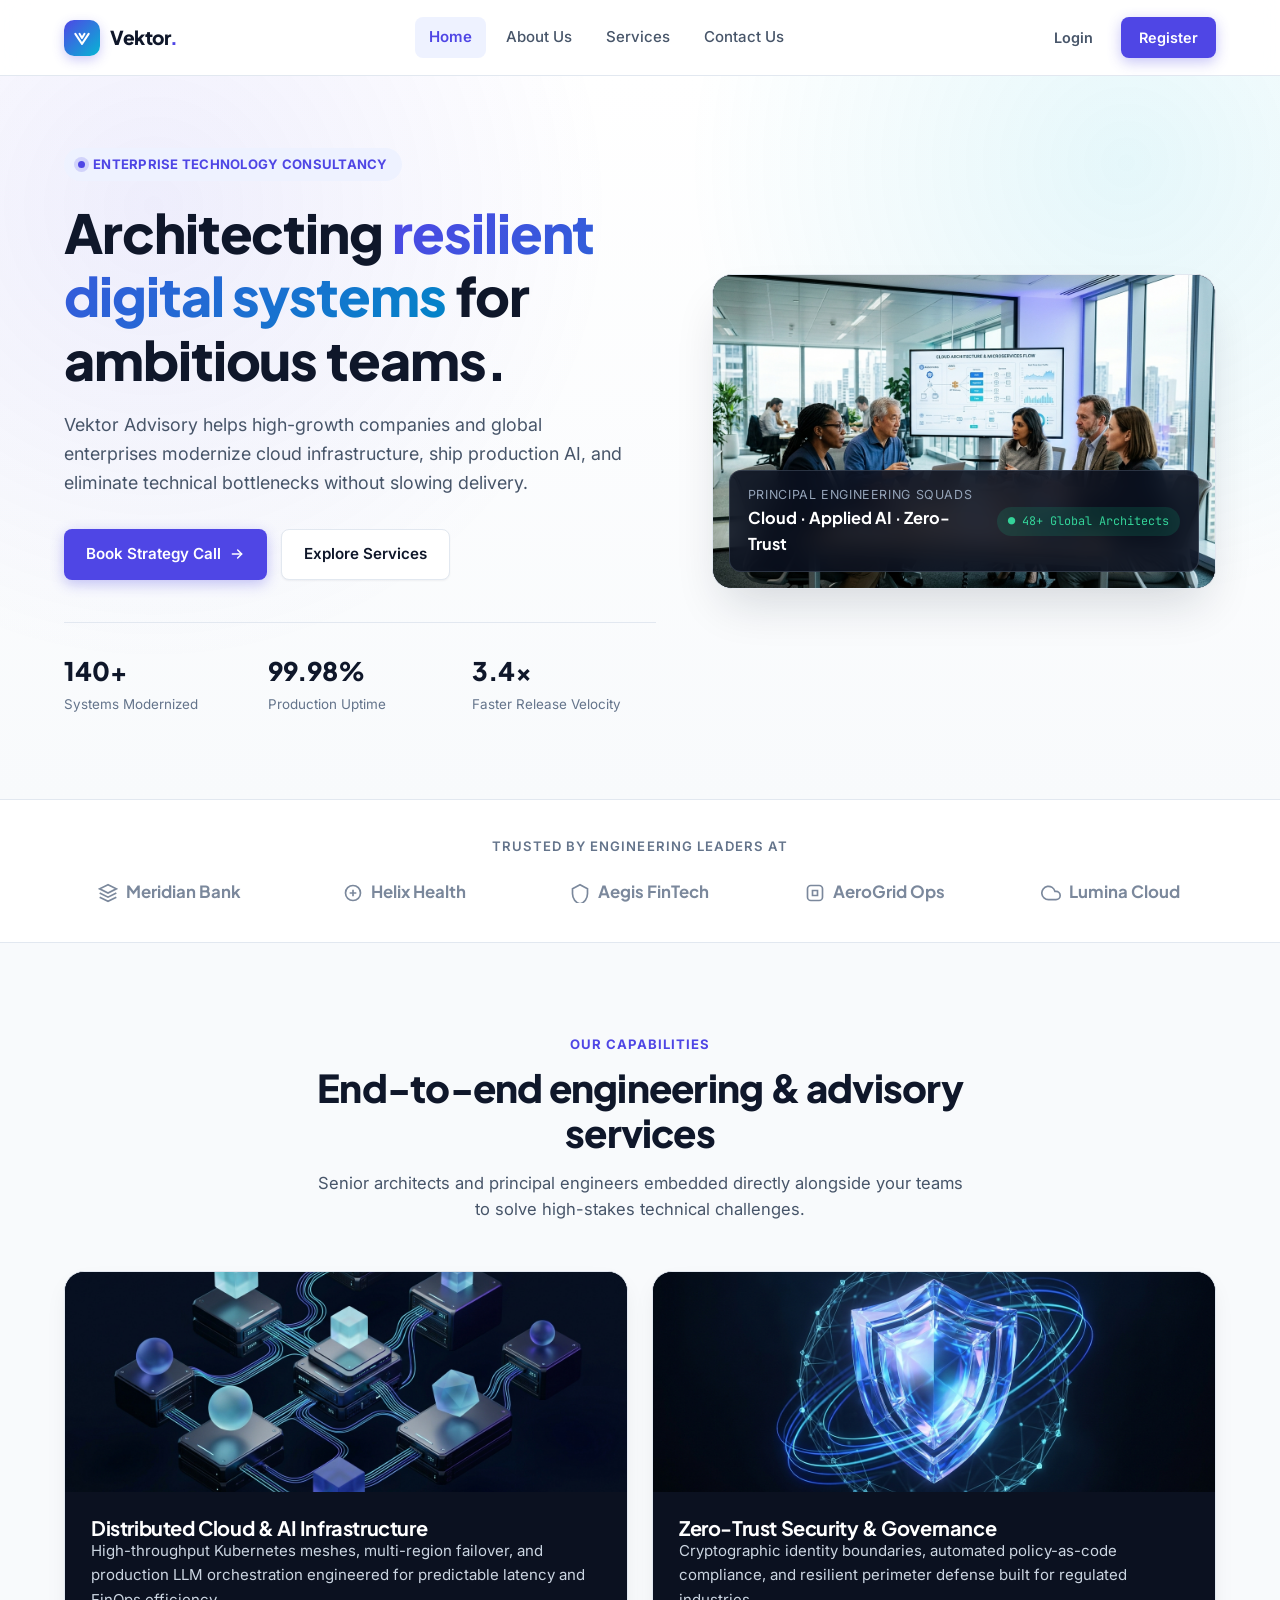
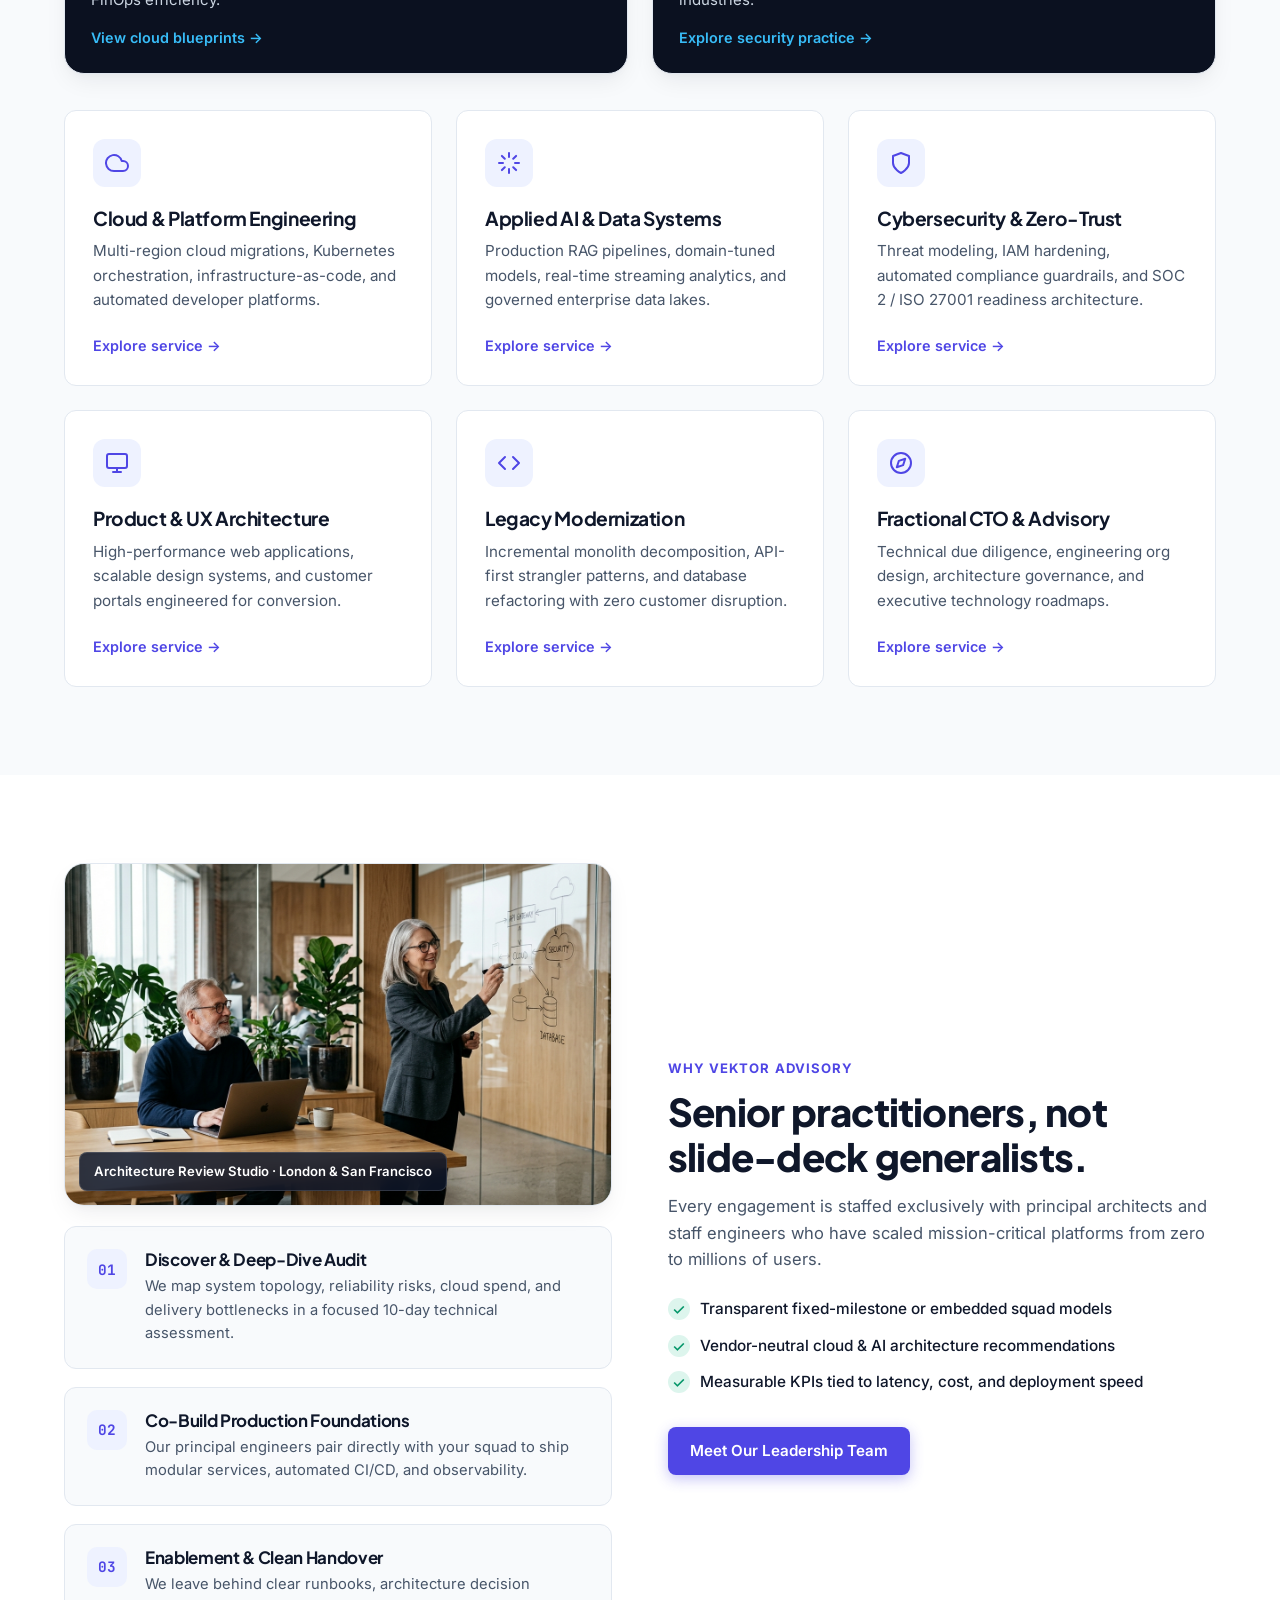
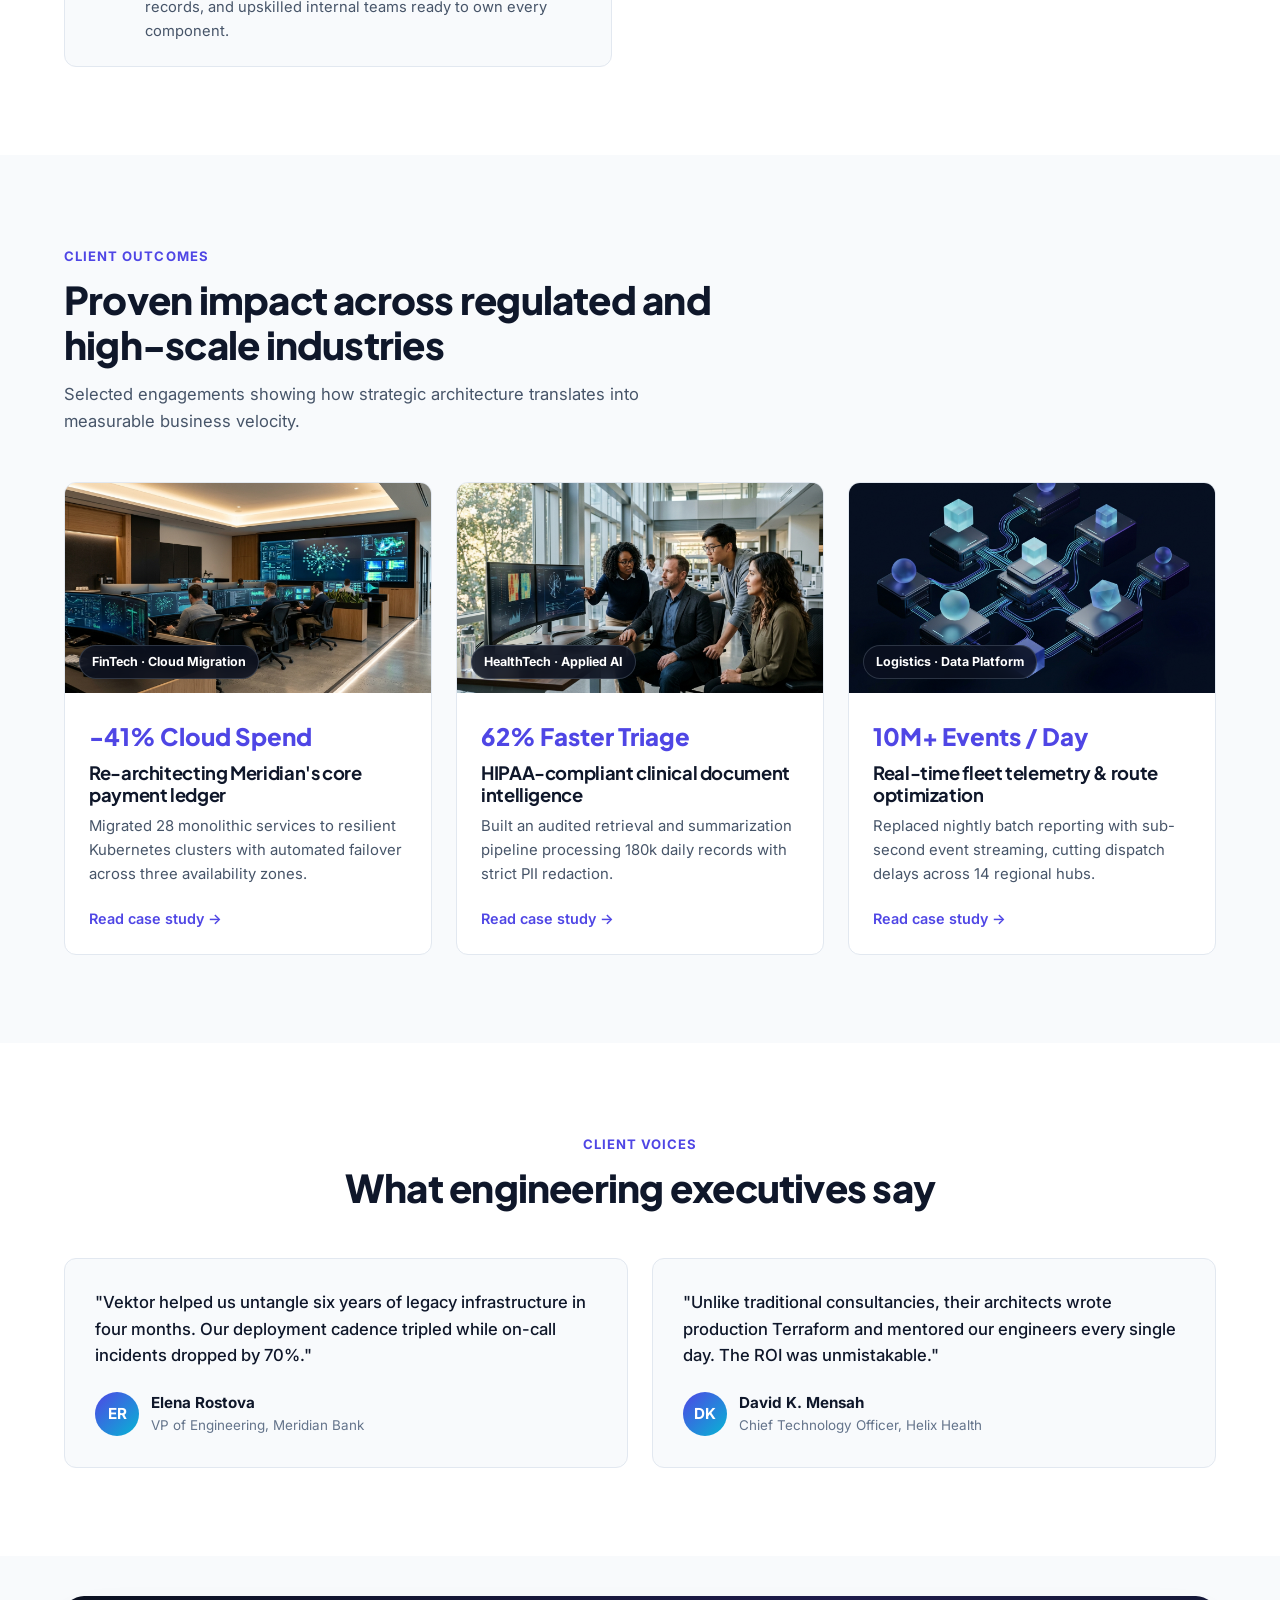
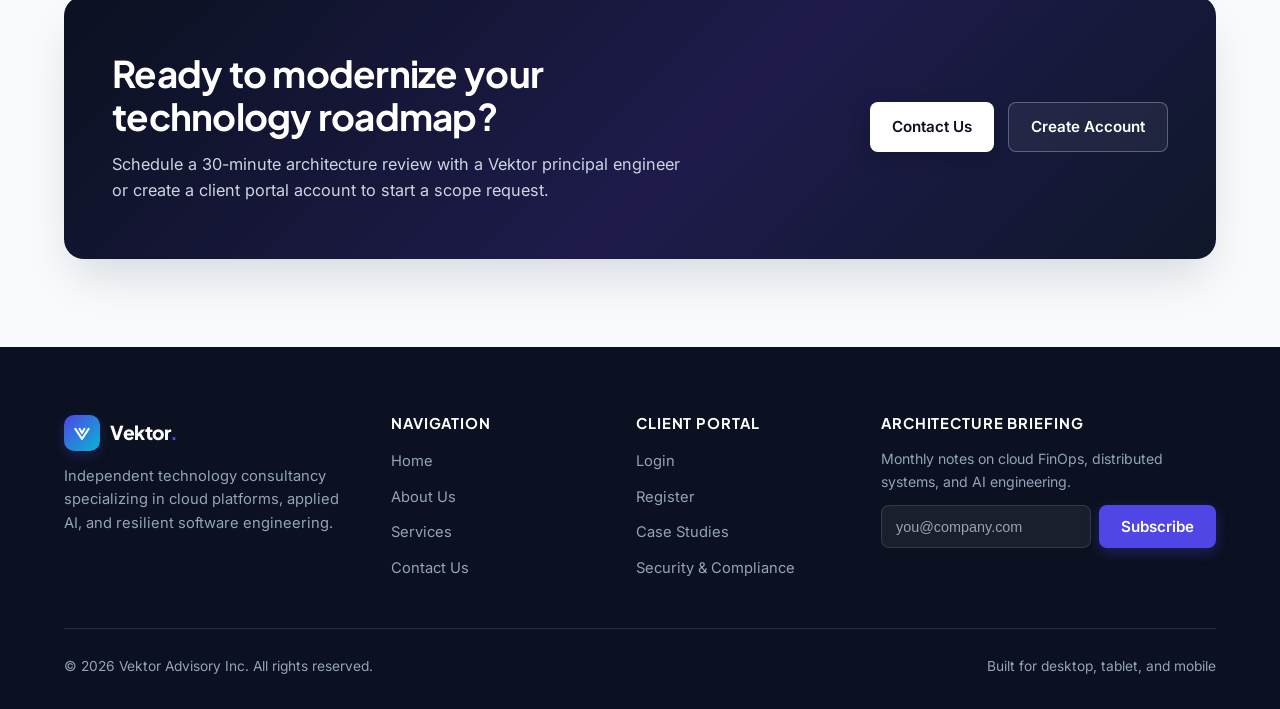
<file: index.html>
<!DOCTYPE html>
<html lang="en">
<head>
  <meta charset="UTF-8" />
  <meta name="viewport" content="width=device-width, initial-scale=1.0" />
  <title>Vektor Advisory — Enterprise Tech Consultancy &amp; Digital Engineering</title>
  <meta name="description" content="Vektor Advisory partners with forward-thinking enterprises to modernize cloud architecture, deploy production AI, and scale resilient software platforms." />
  <link rel="preconnect" href="https://fonts.googleapis.com" />
  <link rel="preconnect" href="https://fonts.gstatic.com" crossorigin />
  <link href="https://fonts.googleapis.com/css2?family=Inter:wght@400;500;600;700&family=JetBrains+Mono:wght@500;600&family=Plus+Jakarta+Sans:wght@600;700;800&display=swap" rel="stylesheet" />
  <link rel="stylesheet" href="styles.css" />
</head>
<body>
  <!-- Sticky Navigation -->
  <header class="site-header">
    <div class="container nav-inner">
      <a href="index.html" class="brand" aria-label="Vektor Advisory Home">
        <span class="brand-mark" aria-hidden="true">
          <svg width="20" height="20" viewBox="0 0 24 24" fill="none" stroke="currentColor" stroke-width="2.4" stroke-linecap="round" stroke-linejoin="round">
            <path d="M4 7l8 12L20 7" />
            <path d="M9 7l3 5 3-5" />
          </svg>
        </span>
        <span class="brand-text">Vektor<span>.</span></span>
      </a>

      <nav class="nav-desktop" aria-label="Primary Navigation">
        <ul class="nav-links">
          <li><a href="index.html" class="nav-link active" aria-current="page">Home</a></li>
          <li><a href="404.html" class="nav-link">About Us</a></li>
          <li><a href="404.html" class="nav-link">Services</a></li>
          <li><a href="404.html" class="nav-link">Contact Us</a></li>
        </ul>
        <div class="nav-actions">
          <a href="404.html" class="btn btn-ghost">Login</a>
          <a href="404.html" class="btn btn-primary">Register</a>
        </div>
      </nav>

      <button
        type="button"
        id="nav-toggle"
        class="nav-toggle"
        aria-label="Toggle navigation menu"
        aria-expanded="false"
        aria-controls="mobile-menu"
      >
        <svg data-icon-open width="22" height="22" viewBox="0 0 24 24" fill="none" stroke="currentColor" stroke-width="2" stroke-linecap="round">
          <line x1="4" y1="7" x2="20" y2="7" />
          <line x1="4" y1="12" x2="20" y2="12" />
          <line x1="4" y1="17" x2="20" y2="17" />
        </svg>
        <svg data-icon-close style="display: none;" width="22" height="22" viewBox="0 0 24 24" fill="none" stroke="currentColor" stroke-width="2" stroke-linecap="round">
          <line x1="6" y1="6" x2="18" y2="18" />
          <line x1="18" y1="6" x2="6" y2="18" />
        </svg>
      </button>
    </div>

    <!-- Mobile Navigation Drawer -->
    <div id="mobile-menu" class="mobile-menu" aria-label="Mobile Navigation">
      <ul class="mobile-nav-links">
        <li><a href="index.html" class="nav-link active" aria-current="page">Home</a></li>
        <li><a href="404.html" class="nav-link">About Us</a></li>
        <li><a href="404.html" class="nav-link">Services</a></li>
        <li><a href="404.html" class="nav-link">Contact Us</a></li>
      </ul>
      <div class="mobile-nav-actions">
        <a href="404.html" class="btn btn-secondary">Login</a>
        <a href="404.html" class="btn btn-primary">Register</a>
      </div>
    </div>
  </header>

  <main>
    <!-- Hero Section -->
    <section class="hero">
      <div class="container hero-grid">
        <div>
          <span class="eyebrow">
            <span class="eyebrow-dot" aria-hidden="true"></span>
            Enterprise Technology Consultancy
          </span>
          <h1>
            Architecting <span class="text-gradient">resilient digital systems</span> for ambitious teams.
          </h1>
          <p class="hero-lead">
            Vektor Advisory helps high-growth companies and global enterprises modernize cloud infrastructure, ship production AI, and eliminate technical bottlenecks without slowing delivery.
          </p>
          <div class="hero-cta">
            <a href="404.html" class="btn btn-primary">
              Book Strategy Call
              <svg width="16" height="16" viewBox="0 0 24 24" fill="none" stroke="currentColor" stroke-width="2.2" stroke-linecap="round" stroke-linejoin="round" aria-hidden="true">
                <path d="M5 12h14" />
                <path d="M13 6l6 6-6 6" />
              </svg>
            </a>
            <a href="404.html" class="btn btn-secondary">Explore Services</a>
          </div>
          <div class="hero-metrics">
            <div>
              <div class="metric-value">140+</div>
              <div class="metric-label">Systems Modernized</div>
            </div>
            <div>
              <div class="metric-value">99.98%</div>
              <div class="metric-label">Production Uptime</div>
            </div>
            <div>
              <div class="metric-value">3.4x</div>
              <div class="metric-label">Faster Release Velocity</div>
            </div>
          </div>
        </div>

        <div class="hero-visual" aria-label="Vektor Advisory Consulting Team">
          <div class="hero-media-frame">
            <img
              src="assets/hero-consulting.jpg"
              alt="Senior technology consultants and architects reviewing cloud microservices architecture in a modern glass studio"
              class="hero-media-img"
            />
            <div class="hero-media-overlay">
              <div>
                <div class="hero-overlay-title">Principal Engineering Squads</div>
                <div class="hero-overlay-stat">Cloud · Applied AI · Zero-Trust</div>
              </div>
              <span class="status-pill">● 48+ Global Architects</span>
            </div>
          </div>
        </div>
      </div>
    </section>

    <!-- Trusted Partners Strip -->
    <section class="partners" aria-label="Trusted Clients">
      <div class="container">
        <p class="partners-label">Trusted by engineering leaders at</p>
        <div class="partners-row">
          <div class="partner-item">
            <svg width="20" height="20" viewBox="0 0 24 24" fill="none" stroke="currentColor" stroke-width="2" aria-hidden="true"><polygon points="12 2 2 7 12 12 22 7 12 2"/><polyline points="2 17 12 22 22 17"/><polyline points="2 12 12 17 22 12"/></svg>
            Meridian Bank
          </div>
          <div class="partner-item">
            <svg width="20" height="20" viewBox="0 0 24 24" fill="none" stroke="currentColor" stroke-width="2" aria-hidden="true"><circle cx="12" cy="12" r="9"/><path d="M8 12h8M12 8v8"/></svg>
            Helix Health
          </div>
          <div class="partner-item">
            <svg width="20" height="20" viewBox="0 0 24 24" fill="none" stroke="currentColor" stroke-width="2" aria-hidden="true"><path d="M12 2L3 7v6c0 5.55 3.84 10.74 9 12 5.16-1.26 9-6.45 9-12V7l-9-5z"/></svg>
            Aegis FinTech
          </div>
          <div class="partner-item">
            <svg width="20" height="20" viewBox="0 0 24 24" fill="none" stroke="currentColor" stroke-width="2" aria-hidden="true"><rect x="3" y="3" width="18" height="18" rx="4"/><path d="M9 9h6v6H9z"/></svg>
            AeroGrid Ops
          </div>
          <div class="partner-item">
            <svg width="20" height="20" viewBox="0 0 24 24" fill="none" stroke="currentColor" stroke-width="2" aria-hidden="true"><path d="M18 10h-1.26A8 8 0 1 0 9 20h9a5 5 0 0 0 0-10z"/></svg>
            Lumina Cloud
          </div>
        </div>
      </div>
    </section>

    <!-- Core Services Section -->
    <section class="section">
      <div class="container">
        <div class="section-header centered">
          <span class="section-kicker">Our Capabilities</span>
          <h2 class="section-title">End-to-end engineering &amp; advisory services</h2>
          <p class="section-subtitle">
            Senior architects and principal engineers embedded directly alongside your teams to solve high-stakes technical challenges.
          </p>
        </div>

        <!-- Visual Pillar Spotlight -->
        <div class="spotlight-grid">
          <article class="spotlight-card">
            <img
              src="assets/cloud-ai-visual.jpg"
              alt="Isometric 3D visualization of modular cloud servers and fiber-optic neural compute pipelines"
              loading="lazy"
            />
            <div class="spotlight-body">
              <div>
                <h3>Distributed Cloud &amp; AI Infrastructure</h3>
                <p>High-throughput Kubernetes meshes, multi-region failover, and production LLM orchestration engineered for predictable latency and FinOps efficiency.</p>
              </div>
              <a href="404.html" class="spotlight-link">View cloud blueprints →</a>
            </div>
          </article>

          <article class="spotlight-card">
            <img
              src="assets/security-shield.jpg"
              alt="3D crystalline digital security shield surrounded by a zero-trust cryptographic mesh"
              loading="lazy"
            />
            <div class="spotlight-body">
              <div>
                <h3>Zero-Trust Security &amp; Governance</h3>
                <p>Cryptographic identity boundaries, automated policy-as-code compliance, and resilient perimeter defense built for regulated industries.</p>
              </div>
              <a href="404.html" class="spotlight-link">Explore security practice →</a>
            </div>
          </article>
        </div>

        <div class="services-grid">
          <article class="service-card">
            <div class="service-icon" aria-hidden="true">
              <svg width="24" height="24" viewBox="0 0 24 24" fill="none" stroke="currentColor" stroke-width="2" stroke-linecap="round" stroke-linejoin="round">
                <path d="M18 10h-1.26A8 8 0 1 0 9 20h9a5 5 0 0 0 0-10z" />
              </svg>
            </div>
            <h3>Cloud &amp; Platform Engineering</h3>
            <p>Multi-region cloud migrations, Kubernetes orchestration, infrastructure-as-code, and automated developer platforms.</p>
            <a href="404.html" class="card-link">Explore service →</a>
          </article>

          <article class="service-card">
            <div class="service-icon" aria-hidden="true">
              <svg width="24" height="24" viewBox="0 0 24 24" fill="none" stroke="currentColor" stroke-width="2" stroke-linecap="round" stroke-linejoin="round">
                <path d="M12 2v4M12 18v4M4.93 4.93l2.83 2.83M16.24 16.24l2.83 2.83M2 12h4M18 12h4M4.93 19.07l2.83-2.83M16.24 7.76l2.83-2.83" />
              </svg>
            </div>
            <h3>Applied AI &amp; Data Systems</h3>
            <p>Production RAG pipelines, domain-tuned models, real-time streaming analytics, and governed enterprise data lakes.</p>
            <a href="404.html" class="card-link">Explore service →</a>
          </article>

          <article class="service-card">
            <div class="service-icon" aria-hidden="true">
              <svg width="24" height="24" viewBox="0 0 24 24" fill="none" stroke="currentColor" stroke-width="2" stroke-linecap="round" stroke-linejoin="round">
                <path d="M12 22s8-4 8-10V5l-8-3-8 3v7c0 6 8 10 8 10z" />
              </svg>
            </div>
            <h3>Cybersecurity &amp; Zero-Trust</h3>
            <p>Threat modeling, IAM hardening, automated compliance guardrails, and SOC 2 / ISO 27001 readiness architecture.</p>
            <a href="404.html" class="card-link">Explore service →</a>
          </article>

          <article class="service-card">
            <div class="service-icon" aria-hidden="true">
              <svg width="24" height="24" viewBox="0 0 24 24" fill="none" stroke="currentColor" stroke-width="2" stroke-linecap="round" stroke-linejoin="round">
                <rect x="2" y="3" width="20" height="14" rx="2" />
                <line x1="8" y1="21" x2="16" y2="21" />
                <line x1="12" y1="17" x2="12" y2="21" />
              </svg>
            </div>
            <h3>Product &amp; UX Architecture</h3>
            <p>High-performance web applications, scalable design systems, and customer portals engineered for conversion.</p>
            <a href="404.html" class="card-link">Explore service →</a>
          </article>

          <article class="service-card">
            <div class="service-icon" aria-hidden="true">
              <svg width="24" height="24" viewBox="0 0 24 24" fill="none" stroke="currentColor" stroke-width="2" stroke-linecap="round" stroke-linejoin="round">
                <polyline points="16 18 22 12 16 6" />
                <polyline points="8 6 2 12 8 18" />
              </svg>
            </div>
            <h3>Legacy Modernization</h3>
            <p>Incremental monolith decomposition, API-first strangler patterns, and database refactoring with zero customer disruption.</p>
            <a href="404.html" class="card-link">Explore service →</a>
          </article>

          <article class="service-card">
            <div class="service-icon" aria-hidden="true">
              <svg width="24" height="24" viewBox="0 0 24 24" fill="none" stroke="currentColor" stroke-width="2" stroke-linecap="round" stroke-linejoin="round">
                <circle cx="12" cy="12" r="10" />
                <polygon points="16.24 7.76 14.12 14.12 7.76 16.24 9.88 9.88 16.24 7.76" />
              </svg>
            </div>
            <h3>Fractional CTO &amp; Advisory</h3>
            <p>Technical due diligence, engineering org design, architecture governance, and executive technology roadmaps.</p>
            <a href="404.html" class="card-link">Explore service →</a>
          </article>
        </div>
      </div>
    </section>

    <!-- Methodology / About Us Preview -->
    <section class="section section-white">
      <div class="container split-grid">
        <div class="about-media-wrap">
          <div class="about-photo-card">
            <img
              src="assets/about-studio.jpg"
              alt="Two senior Vektor Advisory consultants sketching cloud architecture on a glass whiteboard in a contemporary studio"
              loading="lazy"
            />
            <span class="about-photo-caption">Architecture Review Studio · London &amp; San Francisco</span>
          </div>

          <div class="steps-list">
            <div class="step-card">
              <div class="step-num">01</div>
              <div>
                <h3>Discover &amp; Deep-Dive Audit</h3>
                <p>We map system topology, reliability risks, cloud spend, and delivery bottlenecks in a focused 10-day technical assessment.</p>
              </div>
            </div>
            <div class="step-card">
              <div class="step-num">02</div>
              <div>
                <h3>Co-Build Production Foundations</h3>
                <p>Our principal engineers pair directly with your squad to ship modular services, automated CI/CD, and observability.</p>
              </div>
            </div>
            <div class="step-card">
              <div class="step-num">03</div>
              <div>
                <h3>Enablement &amp; Clean Handover</h3>
                <p>We leave behind clear runbooks, architecture decision records, and upskilled internal teams ready to own every component.</p>
              </div>
            </div>
          </div>
        </div>

        <div>
          <span class="section-kicker">Why Vektor Advisory</span>
          <h2 class="section-title">Senior practitioners, not slide-deck generalists.</h2>
          <p class="section-subtitle">
            Every engagement is staffed exclusively with principal architects and staff engineers who have scaled mission-critical platforms from zero to millions of users.
          </p>
          <ul class="about-panel-bullets">
            <li>
              <span class="check-badge" aria-hidden="true">✓</span>
              Transparent fixed-milestone or embedded squad models
            </li>
            <li>
              <span class="check-badge" aria-hidden="true">✓</span>
              Vendor-neutral cloud &amp; AI architecture recommendations
            </li>
            <li>
              <span class="check-badge" aria-hidden="true">✓</span>
              Measurable KPIs tied to latency, cost, and deployment speed
            </li>
          </ul>
          <a href="404.html" class="btn btn-primary">Meet Our Leadership Team</a>
        </div>
      </div>
    </section>

    <!-- Case Studies Section -->
    <section class="section">
      <div class="container">
        <div class="section-header">
          <span class="section-kicker">Client Outcomes</span>
          <h2 class="section-title">Proven impact across regulated and high-scale industries</h2>
          <p class="section-subtitle">
            Selected engagements showing how strategic architecture translates into measurable business velocity.
          </p>
        </div>

        <div class="cases-grid">
          <article class="case-card">
            <div class="case-media">
              <img
                src="assets/case-enterprise.jpg"
                alt="Enterprise operations command room displaying dark-mode network topology and real-time telemetry dashboards"
                loading="lazy"
              />
              <span class="case-media-badge">FinTech · Cloud Migration</span>
            </div>
            <div class="case-body">
              <div class="case-stat-inline">-41% Cloud Spend</div>
              <h3>Re-architecting Meridian's core payment ledger</h3>
              <p>Migrated 28 monolithic services to resilient Kubernetes clusters with automated failover across three availability zones.</p>
              <a href="404.html" class="card-link">Read case study →</a>
            </div>
          </article>

          <article class="case-card">
            <div class="case-media">
              <img
                src="assets/healthtech-ai.jpg"
                alt="Biomedical data engineers reviewing clinical AI analytics visualizations in a modern research studio"
                loading="lazy"
              />
              <span class="case-media-badge">HealthTech · Applied AI</span>
            </div>
            <div class="case-body">
              <div class="case-stat-inline">62% Faster Triage</div>
              <h3>HIPAA-compliant clinical document intelligence</h3>
              <p>Built an audited retrieval and summarization pipeline processing 180k daily records with strict PII redaction.</p>
              <a href="404.html" class="card-link">Read case study →</a>
            </div>
          </article>

          <article class="case-card">
            <div class="case-media">
              <img
                src="assets/cloud-ai-visual.jpg"
                alt="Modular cloud server clusters linked by glowing data pipelines"
                loading="lazy"
              />
              <span class="case-media-badge">Logistics · Data Platform</span>
            </div>
            <div class="case-body">
              <div class="case-stat-inline">10M+ Events / Day</div>
              <h3>Real-time fleet telemetry &amp; route optimization</h3>
              <p>Replaced nightly batch reporting with sub-second event streaming, cutting dispatch delays across 14 regional hubs.</p>
              <a href="404.html" class="card-link">Read case study →</a>
            </div>
          </article>
        </div>
      </div>
    </section>

    <!-- Testimonials Section -->
    <section class="section section-white">
      <div class="container">
        <div class="section-header centered">
          <span class="section-kicker">Client Voices</span>
          <h2 class="section-title">What engineering executives say</h2>
        </div>

        <div class="testimonials-grid">
          <blockquote class="quote-card">
            <p class="quote-text">
              "Vektor helped us untangle six years of legacy infrastructure in four months. Our deployment cadence tripled while on-call incidents dropped by 70%."
            </p>
            <footer class="quote-author">
              <div class="avatar-circle" aria-hidden="true">ER</div>
              <div>
                <div class="author-name">Elena Rostova</div>
                <div class="author-role">VP of Engineering, Meridian Bank</div>
              </div>
            </footer>
          </blockquote>

          <blockquote class="quote-card">
            <p class="quote-text">
              "Unlike traditional consultancies, their architects wrote production Terraform and mentored our engineers every single day. The ROI was unmistakable."
            </p>
            <footer class="quote-author">
              <div class="avatar-circle" aria-hidden="true">DK</div>
              <div>
                <div class="author-name">David K. Mensah</div>
                <div class="author-role">Chief Technology Officer, Helix Health</div>
              </div>
            </footer>
          </blockquote>
        </div>
      </div>
    </section>

    <!-- Call-to-Action Banner -->
    <section class="cta-section">
      <div class="container">
        <div class="cta-banner">
          <div class="cta-banner-copy">
            <h2>Ready to modernize your technology roadmap?</h2>
            <p>
              Schedule a 30-minute architecture review with a Vektor principal engineer or create a client portal account to start a scope request.
            </p>
          </div>
          <div class="cta-banner-actions">
            <a href="404.html" class="btn btn-white">Contact Us</a>
            <a href="404.html" class="btn btn-outline-light">Create Account</a>
          </div>
        </div>
      </div>
    </section>
  </main>

  <!-- Footer -->
  <footer class="site-footer">
    <div class="container">
      <div class="footer-grid">
        <div class="footer-brand">
          <a href="index.html" class="brand" aria-label="Vektor Advisory Home">
            <span class="brand-mark" aria-hidden="true">
              <svg width="20" height="20" viewBox="0 0 24 24" fill="none" stroke="currentColor" stroke-width="2.4" stroke-linecap="round" stroke-linejoin="round">
                <path d="M4 7l8 12L20 7" />
                <path d="M9 7l3 5 3-5" />
              </svg>
            </span>
            <span class="brand-text">Vektor<span>.</span></span>
          </a>
          <p>
            Independent technology consultancy specializing in cloud platforms, applied AI, and resilient software engineering.
          </p>
        </div>

        <div class="footer-col">
          <h4>Navigation</h4>
          <ul class="footer-links">
            <li><a href="index.html">Home</a></li>
            <li><a href="404.html">About Us</a></li>
            <li><a href="404.html">Services</a></li>
            <li><a href="404.html">Contact Us</a></li>
          </ul>
        </div>

        <div class="footer-col">
          <h4>Client Portal</h4>
          <ul class="footer-links">
            <li><a href="404.html">Login</a></li>
            <li><a href="404.html">Register</a></li>
            <li><a href="404.html">Case Studies</a></li>
            <li><a href="404.html">Security &amp; Compliance</a></li>
          </ul>
        </div>

        <div class="footer-col">
          <h4>Architecture Briefing</h4>
          <p style="font-size: 0.88rem; color: var(--text-on-dark-muted);">
            Monthly notes on cloud FinOps, distributed systems, and AI engineering.
          </p>
          <form id="newsletter-form" class="newsletter-form">
            <label for="newsletter-email" style="position:absolute;width:1px;height:1px;overflow:hidden;clip:rect(0,0,0,0);">Email address</label>
            <input id="newsletter-email" type="email" placeholder="you@company.com" />
            <button type="submit" class="btn btn-primary">Subscribe</button>
          </form>
        </div>
      </div>

      <div class="footer-bottom">
        <span>© 2026 Vektor Advisory Inc. All rights reserved.</span>
        <span>Built for desktop, tablet, and mobile</span>
      </div>
    </div>
  </footer>

  <script src="script.js"></script>
</body>
</html>
</file>
<file: styles.css>
:root {
  --bg-page: #f8fafc;
  --bg-surface: #ffffff;
  --bg-dark: #0b1120;
  --bg-dark-elevated: #111827;
  --text-primary: #0f172a;
  --text-secondary: #475569;
  --text-muted: #64748b;
  --text-on-dark: #f8fafc;
  --text-on-dark-muted: #94a3b8;
  --accent: #4f46e5;
  --accent-hover: #4338ca;
  --accent-soft: #eef2ff;
  --cyan: #06b6d4;
  --emerald: #10b981;
  --border: #e2e8f0;
  --border-dark: rgba(148, 163, 184, 0.2);
  --shadow-sm: 0 1px 2px rgba(15, 23, 42, 0.05);
  --shadow-md: 0 10px 25px -5px rgba(15, 23, 42, 0.08), 0 4px 10px -4px rgba(15, 23, 42, 0.04);
  --shadow-lg: 0 24px 48px -12px rgba(15, 23, 42, 0.16);
  --radius-sm: 8px;
  --radius-md: 12px;
  --radius-lg: 20px;
  --container-max: 1200px;
  --nav-height: 76px;
  --transition: 0.2s cubic-bezier(0.4, 0, 0.2, 1);
}

*,
*::before,
*::after {
  box-sizing: border-box;
  margin: 0;
  padding: 0;
}

html {
  scroll-behavior: smooth;
  -webkit-text-size-adjust: 100%;
}

body {
  font-family: "Inter", -apple-system, BlinkMacSystemFont, "Segoe UI", Roboto, sans-serif;
  background-color: var(--bg-page);
  color: var(--text-primary);
  line-height: 1.6;
  overflow-x: hidden;
}

h1, h2, h3, h4, .brand-text {
  font-family: "Plus Jakarta Sans", "Inter", sans-serif;
  letter-spacing: -0.02em;
  line-height: 1.18;
}

a {
  color: inherit;
  text-decoration: none;
}

button {
  font-family: inherit;
  cursor: pointer;
  border: none;
  background: none;
}

img, svg {
  display: block;
  max-width: 100%;
}

.container {
  width: 100%;
  max-width: var(--container-max);
  margin: 0 auto;
  padding: 0 24px;
}

/* Buttons */
.btn {
  display: inline-flex;
  align-items: center;
  justify-content: center;
  gap: 8px;
  font-size: 0.95rem;
  font-weight: 600;
  padding: 12px 22px;
  border-radius: var(--radius-sm);
  transition: transform var(--transition), background-color var(--transition), box-shadow var(--transition), border-color var(--transition), color var(--transition);
  white-space: nowrap;
}

.btn:focus-visible,
a:focus-visible,
button:focus-visible,
input:focus-visible {
  outline: 2px solid var(--accent);
  outline-offset: 2px;
}

.btn-primary {
  background-color: var(--accent);
  color: #ffffff;
  box-shadow: 0 4px 14px rgba(79, 70, 229, 0.32);
}

.btn-primary:hover {
  background-color: var(--accent-hover);
  transform: translateY(-1px);
  box-shadow: 0 8px 20px rgba(79, 70, 229, 0.38);
}

.btn-secondary {
  background-color: var(--bg-surface);
  color: var(--text-primary);
  border: 1px solid var(--border);
  box-shadow: var(--shadow-sm);
}

.btn-secondary:hover {
  border-color: #cbd5e1;
  background-color: #f1f5f9;
  transform: translateY(-1px);
}

.btn-ghost {
  color: var(--text-secondary);
  padding: 10px 16px;
}

.btn-ghost:hover {
  color: var(--text-primary);
  background-color: #f1f5f9;
}

.btn-white {
  background-color: #ffffff;
  color: var(--bg-dark);
  box-shadow: 0 6px 20px rgba(0, 0, 0, 0.2);
}

.btn-white:hover {
  background-color: #f1f5f9;
  transform: translateY(-1px);
}

.btn-outline-light {
  color: #ffffff;
  border: 1px solid rgba(255, 255, 255, 0.28);
  background-color: rgba(255, 255, 255, 0.06);
}

.btn-outline-light:hover {
  background-color: rgba(255, 255, 255, 0.14);
  border-color: rgba(255, 255, 255, 0.5);
  transform: translateY(-1px);
}

/* Navbar */
.site-header {
  position: sticky;
  top: 0;
  z-index: 100;
  height: var(--nav-height);
  background-color: rgba(255, 255, 255, 0.88);
  backdrop-filter: blur(14px);
  -webkit-backdrop-filter: blur(14px);
  border-bottom: 1px solid var(--border);
}

.nav-inner {
  display: flex;
  align-items: center;
  justify-content: space-between;
  height: 100%;
  gap: 24px;
}

.brand {
  display: inline-flex;
  align-items: center;
  gap: 10px;
  flex-shrink: 0;
}

.brand-mark {
  width: 36px;
  height: 36px;
  border-radius: 10px;
  background: linear-gradient(135deg, var(--accent), var(--cyan));
  display: grid;
  place-items: center;
  color: #ffffff;
  box-shadow: 0 4px 12px rgba(79, 70, 229, 0.28);
}

.brand-text {
  font-size: 1.2rem;
  font-weight: 800;
  color: var(--text-primary);
}

.brand-text span {
  color: var(--accent);
}

.nav-desktop {
  display: flex;
  align-items: center;
  justify-content: space-between;
  flex: 1;
  gap: 24px;
}

.nav-links {
  display: flex;
  align-items: center;
  gap: 6px;
  list-style: none;
  margin: 0 auto;
}

.nav-link {
  display: inline-flex;
  align-items: center;
  padding: 8px 14px;
  font-size: 0.94rem;
  font-weight: 500;
  color: var(--text-secondary);
  border-radius: var(--radius-sm);
  transition: color var(--transition), background-color var(--transition);
}

.nav-link:hover {
  color: var(--text-primary);
  background-color: #f1f5f9;
}

.nav-link.active {
  color: var(--accent);
  background-color: var(--accent-soft);
  font-weight: 600;
}

.nav-actions {
  display: flex;
  align-items: center;
  gap: 10px;
  flex-shrink: 0;
}

.nav-actions .btn {
  padding: 9px 18px;
  font-size: 0.9rem;
}

.nav-toggle {
  display: none;
  width: 42px;
  height: 42px;
  border-radius: var(--radius-sm);
  border: 1px solid var(--border);
  align-items: center;
  justify-content: center;
  color: var(--text-primary);
  background-color: var(--bg-surface);
}

.nav-toggle:hover {
  background-color: #f1f5f9;
}

/* Mobile Drawer */
.mobile-menu {
  display: none;
  position: fixed;
  top: var(--nav-height);
  left: 0;
  right: 0;
  background-color: var(--bg-surface);
  border-bottom: 1px solid var(--border);
  box-shadow: var(--shadow-lg);
  padding: 20px 24px 28px;
  z-index: 99;
}

.mobile-menu.open {
  display: block;
  animation: slideDown 0.2s ease-out;
}

@keyframes slideDown {
  from {
    opacity: 0;
    transform: translateY(-8px);
  }
  to {
    opacity: 1;
    transform: translateY(0);
  }
}

.mobile-nav-links {
  list-style: none;
  display: flex;
  flex-direction: column;
  gap: 6px;
  margin-bottom: 18px;
}

.mobile-nav-links .nav-link {
  width: 100%;
  padding: 12px 14px;
  font-size: 1rem;
}

.mobile-nav-actions {
  display: grid;
  grid-template-columns: 1fr 1fr;
  gap: 12px;
  padding-top: 16px;
  border-top: 1px solid var(--border);
}

/* Hero Section */
.hero {
  position: relative;
  padding: 72px 0 84px;
  background:
    radial-gradient(circle at 12% 18%, rgba(79, 70, 229, 0.09), transparent 36%),
    radial-gradient(circle at 88% 12%, rgba(6, 182, 212, 0.1), transparent 34%),
    linear-gradient(180deg, #ffffff 0%, var(--bg-page) 100%);
  overflow: hidden;
}

.hero-grid {
  display: grid;
  grid-template-columns: 1.08fr 0.92fr;
  align-items: center;
  gap: 56px;
}

.eyebrow {
  display: inline-flex;
  align-items: center;
  gap: 8px;
  padding: 6px 14px;
  border-radius: 999px;
  background-color: var(--accent-soft);
  color: var(--accent);
  font-size: 0.82rem;
  font-weight: 700;
  letter-spacing: 0.02em;
  text-transform: uppercase;
  margin-bottom: 20px;
}

.eyebrow-dot {
  width: 7px;
  height: 7px;
  border-radius: 50%;
  background-color: var(--accent);
  box-shadow: 0 0 0 4px rgba(79, 70, 229, 0.18);
}

.hero h1 {
  font-size: clamp(2.25rem, 4.2vw, 3.6rem);
  font-weight: 800;
  color: var(--text-primary);
  margin-bottom: 20px;
}

.hero h1 .text-gradient {
  background: linear-gradient(135deg, var(--accent), #0284c7);
  -webkit-background-clip: text;
  background-clip: text;
  color: transparent;
}

.hero-lead {
  font-size: 1.12rem;
  color: var(--text-secondary);
  max-width: 560px;
  margin-bottom: 32px;
}

.hero-cta {
  display: flex;
  flex-wrap: wrap;
  gap: 14px;
  margin-bottom: 42px;
}

.hero-metrics {
  display: grid;
  grid-template-columns: repeat(3, minmax(0, 1fr));
  gap: 20px;
  padding-top: 28px;
  border-top: 1px solid var(--border);
}

.metric-value {
  font-family: "Plus Jakarta Sans", sans-serif;
  font-size: 1.6rem;
  font-weight: 800;
  color: var(--text-primary);
}

.metric-label {
  font-size: 0.84rem;
  color: var(--text-muted);
  margin-top: 2px;
}

/* Hero Visual Panel */
.hero-visual {
  position: relative;
}

.hero-media-frame {
  position: relative;
  border-radius: var(--radius-lg);
  overflow: hidden;
  border: 1px solid var(--border);
  box-shadow: var(--shadow-lg);
  background-color: var(--bg-dark);
}

.hero-media-img {
  width: 100%;
  aspect-ratio: 16 / 10;
  object-fit: cover;
  display: block;
}

.hero-media-overlay {
  position: absolute;
  left: 16px;
  right: 16px;
  bottom: 16px;
  background: rgba(11, 17, 32, 0.86);
  backdrop-filter: blur(12px);
  -webkit-backdrop-filter: blur(12px);
  border: 1px solid rgba(148, 163, 184, 0.24);
  border-radius: var(--radius-md);
  padding: 14px 18px;
  display: flex;
  align-items: center;
  justify-content: space-between;
  gap: 16px;
  color: #ffffff;
}

.hero-overlay-title {
  font-size: 0.78rem;
  color: #94a3b8;
  text-transform: uppercase;
  letter-spacing: 0.05em;
}

.hero-overlay-stat {
  font-family: "Plus Jakarta Sans", sans-serif;
  font-size: 1.02rem;
  font-weight: 700;
  color: #ffffff;
}

.status-pill {
  display: inline-flex;
  align-items: center;
  gap: 6px;
  font-family: "JetBrains Mono", monospace;
  font-size: 0.74rem;
  padding: 5px 11px;
  border-radius: 999px;
  background-color: rgba(16, 185, 129, 0.16);
  color: #34d399;
  white-space: nowrap;
}

/* Visual Showcase Banner */
.spotlight-grid {
  display: grid;
  grid-template-columns: repeat(2, minmax(0, 1fr));
  gap: 24px;
  margin-bottom: 36px;
}

.spotlight-card {
  position: relative;
  border-radius: var(--radius-lg);
  overflow: hidden;
  border: 1px solid var(--border);
  background-color: var(--bg-dark);
  color: #ffffff;
  box-shadow: var(--shadow-md);
  display: grid;
  grid-template-rows: 220px 1fr;
}

.spotlight-card img {
  width: 100%;
  height: 100%;
  object-fit: cover;
}

.spotlight-body {
  padding: 24px 26px;
  display: flex;
  flex-direction: column;
  justify-content: space-between;
  gap: 14px;
}

.spotlight-body h3 {
  font-size: 1.25rem;
  color: #ffffff;
}

.spotlight-body p {
  font-size: 0.94rem;
  color: #cbd5e1;
}

.spotlight-link {
  display: inline-flex;
  align-items: center;
  gap: 6px;
  font-size: 0.9rem;
  font-weight: 600;
  color: #38bdf8;
}

.spotlight-link:hover {
  gap: 10px;
}

/* About Studio Photo */
.about-media-wrap {
  display: flex;
  flex-direction: column;
  gap: 20px;
}

.about-photo-card {
  position: relative;
  border-radius: var(--radius-lg);
  overflow: hidden;
  border: 1px solid var(--border);
  box-shadow: var(--shadow-md);
}

.about-photo-card img {
  width: 100%;
  aspect-ratio: 16 / 10;
  object-fit: cover;
}

.about-photo-caption {
  position: absolute;
  left: 14px;
  bottom: 14px;
  background: rgba(15, 23, 42, 0.84);
  backdrop-filter: blur(8px);
  color: #ffffff;
  padding: 8px 14px;
  border-radius: var(--radius-sm);
  font-size: 0.82rem;
  font-weight: 600;
  border: 1px solid rgba(255, 255, 255, 0.14);
}

/* Partners Strip */
.partners {
  padding: 36px 0;
  border-top: 1px solid var(--border);
  border-bottom: 1px solid var(--border);
  background-color: var(--bg-surface);
}

.partners-label {
  text-align: center;
  font-size: 0.82rem;
  font-weight: 600;
  text-transform: uppercase;
  letter-spacing: 0.08em;
  color: var(--text-muted);
  margin-bottom: 22px;
}

.partners-row {
  display: grid;
  grid-template-columns: repeat(5, minmax(0, 1fr));
  align-items: center;
  gap: 24px;
  text-align: center;
}

.partner-item {
  font-family: "Plus Jakarta Sans", sans-serif;
  font-weight: 700;
  font-size: 1.05rem;
  color: #64748b;
  display: inline-flex;
  align-items: center;
  justify-content: center;
  gap: 8px;
  opacity: 0.85;
}

/* Section Generic */
.section {
  padding: 88px 0;
}

.section-white {
  background-color: var(--bg-surface);
}

.section-header {
  max-width: 660px;
  margin-bottom: 48px;
}

.section-header.centered {
  margin-left: auto;
  margin-right: auto;
  text-align: center;
}

.section-kicker {
  display: inline-block;
  font-size: 0.82rem;
  font-weight: 700;
  text-transform: uppercase;
  letter-spacing: 0.08em;
  color: var(--accent);
  margin-bottom: 10px;
}

.section-title {
  font-size: clamp(1.75rem, 3vw, 2.5rem);
  font-weight: 800;
  color: var(--text-primary);
  margin-bottom: 14px;
}

.section-subtitle {
  font-size: 1.04rem;
  color: var(--text-secondary);
}

/* Services Grid */
.services-grid {
  display: grid;
  grid-template-columns: repeat(3, minmax(0, 1fr));
  gap: 24px;
}

.service-card {
  background-color: var(--bg-surface);
  border: 1px solid var(--border);
  border-radius: var(--radius-md);
  padding: 28px;
  display: flex;
  flex-direction: column;
  transition: transform var(--transition), box-shadow var(--transition), border-color var(--transition);
}

.service-card:hover {
  transform: translateY(-4px);
  box-shadow: var(--shadow-md);
  border-color: #c7d2fe;
}

.service-icon {
  width: 48px;
  height: 48px;
  border-radius: 12px;
  background-color: var(--accent-soft);
  color: var(--accent);
  display: grid;
  place-items: center;
  margin-bottom: 20px;
}

.service-card h3 {
  font-size: 1.2rem;
  font-weight: 700;
  margin-bottom: 10px;
}

.service-card p {
  color: var(--text-secondary);
  font-size: 0.95rem;
  margin-bottom: 22px;
  flex: 1;
}

.card-link {
  display: inline-flex;
  align-items: center;
  gap: 6px;
  font-size: 0.9rem;
  font-weight: 600;
  color: var(--accent);
}

.card-link:hover {
  gap: 10px;
}

/* Methodology / About Split */
.split-grid {
  display: grid;
  grid-template-columns: 1fr 1fr;
  gap: 56px;
  align-items: center;
}

.steps-list {
  display: flex;
  flex-direction: column;
  gap: 18px;
}

.step-card {
  display: flex;
  gap: 18px;
  padding: 22px;
  border-radius: var(--radius-md);
  background-color: var(--bg-page);
  border: 1px solid var(--border);
}

.step-num {
  font-family: "JetBrains Mono", monospace;
  font-size: 0.9rem;
  font-weight: 700;
  color: var(--accent);
  background-color: var(--accent-soft);
  width: 40px;
  height: 40px;
  border-radius: 10px;
  display: grid;
  place-items: center;
  flex-shrink: 0;
}

.step-card h3 {
  font-size: 1.06rem;
  font-weight: 700;
  margin-bottom: 6px;
}

.step-card p {
  font-size: 0.92rem;
  color: var(--text-secondary);
}

.about-panel-bullets {
  list-style: none;
  display: flex;
  flex-direction: column;
  gap: 12px;
  margin: 24px 0 32px;
}

.about-panel-bullets li {
  display: flex;
  align-items: center;
  gap: 10px;
  font-size: 0.96rem;
  color: var(--text-primary);
  font-weight: 500;
}

.check-badge {
  width: 22px;
  height: 22px;
  border-radius: 50%;
  background-color: rgba(16, 185, 129, 0.14);
  color: #059669;
  display: grid;
  place-items: center;
  flex-shrink: 0;
}

/* Case Studies */
.cases-grid {
  display: grid;
  grid-template-columns: repeat(3, minmax(0, 1fr));
  gap: 24px;
}

.case-card {
  background-color: var(--bg-surface);
  border: 1px solid var(--border);
  border-radius: var(--radius-md);
  overflow: hidden;
  display: flex;
  flex-direction: column;
  transition: transform var(--transition), box-shadow var(--transition);
}

.case-card:hover {
  transform: translateY(-4px);
  box-shadow: var(--shadow-md);
}

.case-media {
  position: relative;
  height: 210px;
  overflow: hidden;
  background-color: #0f172a;
}

.case-media img {
  width: 100%;
  height: 100%;
  object-fit: cover;
  transition: transform 0.35s ease;
}

.case-card:hover .case-media img {
  transform: scale(1.04);
}

.case-media-badge {
  position: absolute;
  left: 14px;
  bottom: 14px;
  background: rgba(11, 17, 32, 0.85);
  backdrop-filter: blur(8px);
  color: #ffffff;
  padding: 6px 12px;
  border-radius: 999px;
  font-size: 0.78rem;
  font-weight: 700;
  border: 1px solid rgba(148, 163, 184, 0.25);
}

.case-body {
  padding: 24px;
  display: flex;
  flex-direction: column;
  flex: 1;
}

.case-stat-inline {
  font-family: "Plus Jakarta Sans", sans-serif;
  font-size: 1.5rem;
  font-weight: 800;
  color: var(--accent);
  margin-bottom: 6px;
}

.case-body h3 {
  font-size: 1.15rem;
  margin-bottom: 10px;
}

.case-body p {
  font-size: 0.93rem;
  color: var(--text-secondary);
  margin-bottom: 20px;
  flex: 1;
}

/* Testimonials */
.testimonials-grid {
  display: grid;
  grid-template-columns: repeat(2, minmax(0, 1fr));
  gap: 24px;
}

.quote-card {
  background-color: var(--bg-page);
  border: 1px solid var(--border);
  border-radius: var(--radius-md);
  padding: 30px;
}

.quote-text {
  font-size: 1.04rem;
  color: var(--text-primary);
  margin-bottom: 22px;
  font-weight: 500;
}

.quote-author {
  display: flex;
  align-items: center;
  gap: 12px;
}

.avatar-circle {
  width: 44px;
  height: 44px;
  border-radius: 50%;
  background: linear-gradient(135deg, var(--accent), var(--cyan));
  color: #ffffff;
  font-weight: 700;
  display: grid;
  place-items: center;
  font-size: 0.95rem;
}

.author-name {
  font-weight: 700;
  font-size: 0.95rem;
}

.author-role {
  font-size: 0.84rem;
  color: var(--text-muted);
}

/* Final CTA Banner */
.cta-section {
  padding: 40px 0 88px;
}

.cta-banner {
  background: linear-gradient(135deg, #0b1120 0%, #1e1b4b 55%, #0f172a 100%);
  color: #ffffff;
  border-radius: var(--radius-lg);
  padding: 56px 48px;
  display: flex;
  align-items: center;
  justify-content: space-between;
  gap: 32px;
  position: relative;
  overflow: hidden;
  box-shadow: var(--shadow-lg);
}

.cta-banner-copy {
  max-width: 580px;
}

.cta-banner h2 {
  font-size: clamp(1.65rem, 3vw, 2.3rem);
  margin-bottom: 12px;
}

.cta-banner p {
  color: #cbd5e1;
  font-size: 1.02rem;
}

.cta-banner-actions {
  display: flex;
  flex-wrap: wrap;
  gap: 14px;
  flex-shrink: 0;
}

/* Footer */
.site-footer {
  background-color: var(--bg-dark);
  color: var(--text-on-dark);
  padding: 68px 0 32px;
}

.footer-grid {
  display: grid;
  grid-template-columns: 1.4fr 1fr 1fr 1.3fr;
  gap: 40px;
  padding-bottom: 48px;
  border-bottom: 1px solid var(--border-dark);
}

.footer-brand p {
  color: var(--text-on-dark-muted);
  font-size: 0.92rem;
  margin-top: 14px;
  max-width: 300px;
}

.footer-brand .brand-text {
  color: #ffffff;
}

.footer-col h4 {
  font-size: 0.92rem;
  text-transform: uppercase;
  letter-spacing: 0.06em;
  color: #ffffff;
  margin-bottom: 16px;
}

.footer-links {
  list-style: none;
  display: flex;
  flex-direction: column;
  gap: 10px;
}

.footer-links a {
  color: var(--text-on-dark-muted);
  font-size: 0.92rem;
  transition: color var(--transition);
}

.footer-links a:hover {
  color: #ffffff;
}

.newsletter-form {
  display: flex;
  gap: 8px;
  margin-top: 12px;
}

.newsletter-form input {
  flex: 1;
  min-width: 0;
  padding: 11px 14px;
  border-radius: var(--radius-sm);
  border: 1px solid var(--border-dark);
  background-color: rgba(255, 255, 255, 0.06);
  color: #ffffff;
  font-size: 0.9rem;
}

.newsletter-form input::placeholder {
  color: #94a3b8;
}

.footer-bottom {
  padding-top: 26px;
  display: flex;
  align-items: center;
  justify-content: space-between;
  flex-wrap: wrap;
  gap: 16px;
  font-size: 0.86rem;
  color: var(--text-on-dark-muted);
}

/* 404 Page */
.error-main {
  min-height: calc(100vh - var(--nav-height) - 82px);
  display: flex;
  align-items: center;
  justify-content: center;
  padding: 56px 0;
  position: relative;
  overflow: hidden;
  background:
    radial-gradient(circle at 20% 25%, rgba(79, 70, 229, 0.12), transparent 38%),
    radial-gradient(circle at 80% 75%, rgba(6, 182, 212, 0.12), transparent 36%),
    var(--bg-page);
}

.error-card {
  width: 100%;
  max-width: 720px;
  margin: 0 auto;
  background-color: var(--bg-surface);
  border: 1px solid var(--border);
  border-radius: var(--radius-lg);
  padding: 52px 40px;
  text-align: center;
  box-shadow: var(--shadow-lg);
  position: relative;
}

.error-illustration {
  width: 180px;
  height: 120px;
  margin: 0 auto 20px;
}

.error-code {
  font-family: "Plus Jakarta Sans", sans-serif;
  font-size: clamp(4rem, 10vw, 6.2rem);
  font-weight: 800;
  line-height: 1;
  letter-spacing: -0.04em;
  background: linear-gradient(135deg, var(--accent), var(--cyan));
  -webkit-background-clip: text;
  background-clip: text;
  color: transparent;
  margin-bottom: 14px;
}

.error-badge {
  display: inline-flex;
  align-items: center;
  gap: 8px;
  font-family: "JetBrains Mono", monospace;
  font-size: 0.8rem;
  font-weight: 600;
  padding: 6px 14px;
  border-radius: 999px;
  background-color: var(--accent-soft);
  color: var(--accent);
  margin-bottom: 18px;
}

.error-card h1 {
  font-size: clamp(1.6rem, 3.2vw, 2.2rem);
  margin-bottom: 12px;
  color: var(--text-primary);
}

.error-card p {
  color: var(--text-secondary);
  max-width: 500px;
  margin: 0 auto 30px;
  font-size: 1rem;
}

.error-actions {
  display: flex;
  flex-wrap: wrap;
  justify-content: center;
  gap: 14px;
}

.error-meta {
  margin-top: 28px;
  padding-top: 22px;
  border-top: 1px solid var(--border);
  font-size: 0.84rem;
  color: var(--text-muted);
  display: flex;
  justify-content: center;
  flex-wrap: wrap;
  gap: 18px;
}

.error-footer-mini {
  background-color: var(--bg-dark);
  color: var(--text-on-dark-muted);
  padding: 24px 0;
  font-size: 0.86rem;
}

.error-footer-mini .container {
  display: flex;
  align-items: center;
  justify-content: space-between;
  flex-wrap: wrap;
  gap: 12px;
}

/* Tablet Breakpoint */
@media (max-width: 1024px) {
  .hero-grid,
  .split-grid {
    grid-template-columns: 1fr;
    gap: 40px;
  }

  .services-grid,
  .cases-grid {
    grid-template-columns: repeat(2, minmax(0, 1fr));
  }

  .partners-row {
    grid-template-columns: repeat(3, minmax(0, 1fr));
  }

  .footer-grid {
    grid-template-columns: repeat(2, minmax(0, 1fr));
  }

  .cta-banner {
    flex-direction: column;
    align-items: flex-start;
    padding: 44px 36px;
  }
}

/* Mobile / Compact Tablet Nav Breakpoint */
@media (max-width: 860px) {
  .nav-desktop {
    display: none;
  }

  .nav-toggle {
    display: inline-flex;
  }
}

/* Mobile Breakpoint */
@media (max-width: 640px) {
  :root {
    --nav-height: 68px;
  }

  .container {
    padding: 0 18px;
  }

  .hero {
    padding: 48px 0 56px;
  }

  .hero-metrics {
    grid-template-columns: 1fr;
    gap: 16px;
  }

  .hero-media-overlay {
    flex-direction: column;
    align-items: flex-start;
  }

  .section {
    padding: 60px 0;
  }

  .spotlight-grid,
  .services-grid,
  .cases-grid,
  .testimonials-grid,
  .footer-grid {
    grid-template-columns: 1fr;
  }

  .partners-row {
    grid-template-columns: repeat(2, minmax(0, 1fr));
    gap: 16px;
  }

  .newsletter-form {
    flex-direction: column;
  }

  .cta-banner {
    padding: 36px 24px;
  }

  .error-card {
    padding: 36px 22px;
  }

  .mobile-nav-actions {
    grid-template-columns: 1fr;
  }
}
</file>
